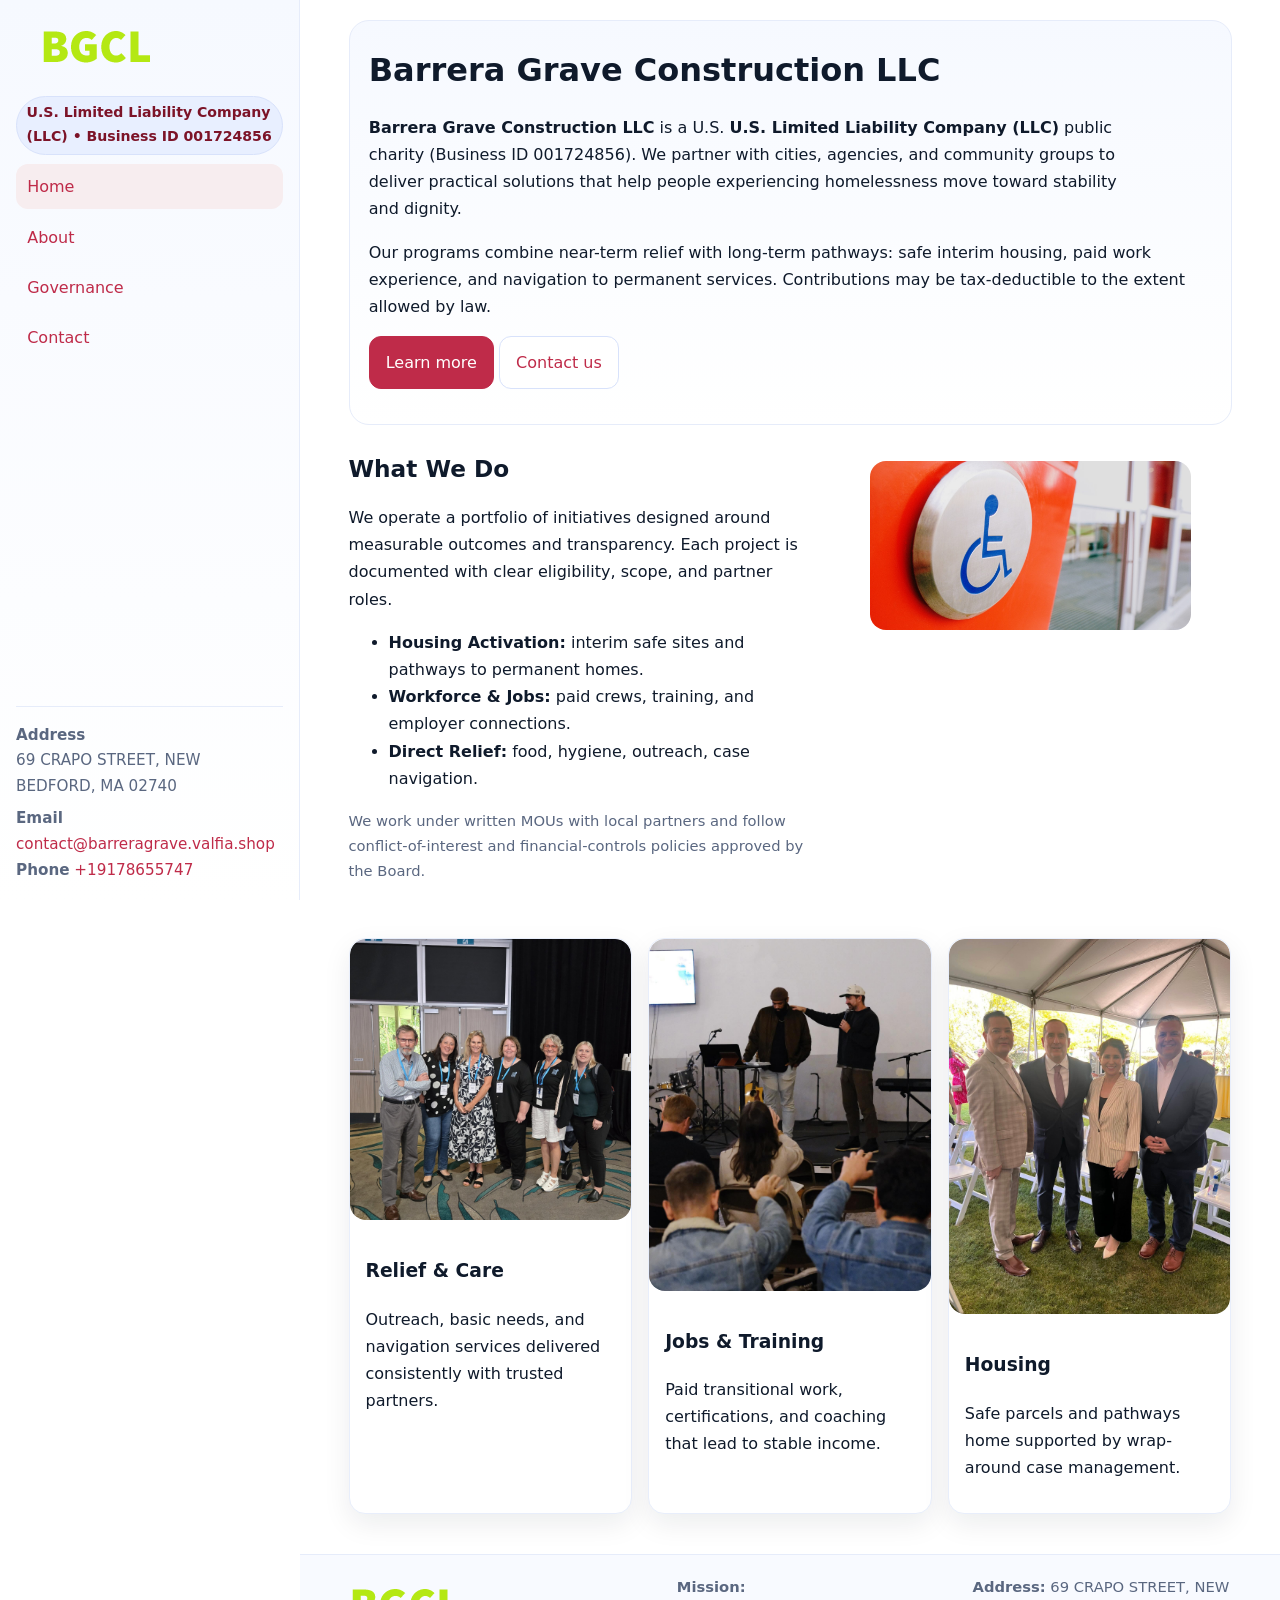
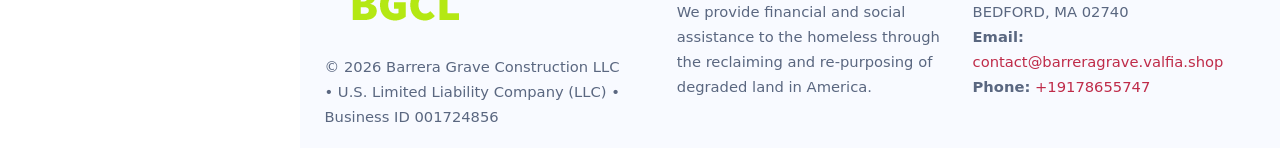
<file: index.html>
<!doctype html>
<html lang="en">
<head>
<meta charset="utf-8"/>
<meta name="viewport" content="width=device-width,initial-scale=1"/>
<title>Barrera Grave Construction LLC – Nonprofit • 2025</title>
<link rel="stylesheet" href="assets/styles.css"/>
<link rel="icon" href="images/logo.png">
<meta name="data-ein" content="001724856"><meta name="data-name" content="Barrera Grave Construction LLC">
<meta name="data-email" content="contact@barreragrave.valfia.shop"><meta name="data-phone" content="+19178655747">
<meta name="data-address" content="69 CRAPO STREET, NEW BEDFORD, MA 02740"><meta name="data-map" content="69+CRAPO+STREET,+NEW+BEDFORD,+MA+02740">
  <meta name="description" content="Our nonprofit strengthens the community with programs focused on community services, education, and direct relief.">
<meta name="facebook-domain-verification" content="irvg7dua8w3l6vqdeu879w2ijnm93s" />
</head>
<body>
<div style="position:absolute;left:-9999px;top:-9999px;opacity:0" data-uniq="{{UNIQUE_BLOB}}">
  <span>Our nonprofit strengthens the community with programs focused on community services, education, and direct relief.</span><svg width="12" height="12" viewBox="0 0 12 12" xmlns="http://www.w3.org/2000/svg"><circle cx="6" cy="6" r="5" fill="#2563eb"/></svg><img src="images/education.jpg" width="1" height="1" alt="" loading="lazy"/>
</div>

<div class="app">
  <aside class="sidebar" aria-label="Sidebar">
    <div class="ca72ac21d35"><img src="images/logo.png" alt="Barrera Grave Construction LLC logo"></div>
    <span class="c686aac1ed9">U.S. Limited Liability Company (LLC) • Business ID 001724856</span>
    <nav class="c66ce2ceee1" aria-label="Main navigation">
      <a class="active" href="index.html">Home</a>
      <a href="about.html">About</a>
      <a href="governance.html">Governance</a>
      <a href="contact.html">Contact</a>
    </nav>
    <div class="contact">
      <div><strong>Address</strong><br>69 CRAPO STREET, NEW BEDFORD, MA 02740</div>
      <div style="margin-top:.4rem"><strong>Email</strong> <a href="mailto:contact@barreragrave.valfia.shop">contact@barreragrave.valfia.shop</a></div>
      <div><strong>Phone</strong> <a href="tel:+19178655747">+19178655747</a></div>
    </div>
  </aside>

  <main>
    <div class="container">
      <section class="c59c40eca4e" aria-labelledby="home-title">
        <h1 id="home-title">Barrera Grave Construction LLC</h1>
        <p class="c600b9e76b1">
          <strong>Barrera Grave Construction LLC</strong> is a U.S. <strong>U.S. Limited Liability Company (LLC)</strong> public charity (Business ID 001724856).
          We partner with cities, agencies, and community groups to deliver practical solutions that
          help people experiencing homelessness move toward stability and dignity.
        </p>
        <p>
          Our programs combine near-term relief with long-term pathways: safe interim housing,
          paid work experience, and navigation to permanent services. Contributions may be
          tax-deductible to the extent allowed by law.
        </p>
        <p>
          <a class="cf3afb87e0c btn-primary" href="about.html">Learn more</a>
          <a class="cf3afb87e0c" href="contact.html">Contact us</a>
        </p>
      </section>

      <section class="section split">
        <div>
          <h2>What We Do</h2>
          <p>
            We operate a portfolio of initiatives designed around measurable outcomes and transparency.
            Each project is documented with clear eligibility, scope, and partner roles.
          </p>
          <ul>
            <li><strong>Housing Activation:</strong> interim safe sites and pathways to permanent homes.</li>
            <li><strong>Workforce & Jobs:</strong> paid crews, training, and employer connections.</li>
            <li><strong>Direct Relief:</strong> food, hygiene, outreach, case navigation.</li>
          </ul>
          <p class="small">
            We work under written MOUs with local partners and follow conflict-of-interest and
            financial-controls policies approved by the Board.
          </p>
        </div>
        <figure>
          <img src="images/hero.jpg" alt="Community program in action">
        </figure>
      </section>

      <section class="section grid-3" aria-label="Highlights">
        <article class="c66fd20fc41">
          <img src="images/relief.jpg" alt="">
          <div class="card-body">
            <h3>Relief & Care</h3>
            <p>Outreach, basic needs, and navigation services delivered consistently with trusted partners.</p>
          </div>
        </article>
        <article class="c66fd20fc41">
          <img src="images/jobs.jpg" alt="">
          <div class="card-body">
            <h3>Jobs & Training</h3>
            <p>Paid transitional work, certifications, and coaching that lead to stable income.</p>
          </div>
        </article>
        <article class="c66fd20fc41">
          <img src="images/land.jpg" alt="">
          <div class="card-body">
            <h3>Housing</h3>
            <p>Safe parcels and pathways home supported by wrap-around case management.</p>
          </div>
        </article>
      </section>
    </div>

    <footer class="footer">
      <div class="container grid">
        <div>
          <img src="images/logo.png" alt="" style="width:160px;height:auto;margin-bottom:.5rem">
          <div class="small">© <span id="year"></span> Barrera Grave Construction LLC</div>
          <div class="small"> • U.S. Limited Liability Company (LLC) • Business ID 001724856</div>
        </div>
        <div>
          <div class="small"><strong>Mission:</strong><br>
            We provide financial and social assistance to the homeless through the reclaiming
            and re-purposing of degraded land in America.
          </div>
        </div>
        <div>
          <div class="small"><strong>Address:</strong> 69 CRAPO STREET, NEW BEDFORD, MA 02740<br>
            <strong>Email:</strong> <a href="mailto:contact@barreragrave.valfia.shop">contact@barreragrave.valfia.shop</a><br>
            <strong>Phone:</strong> <a href="tel:+19178655747">+19178655747</a>
          </div>
        </div>
      </div>
    </footer>
  </main>
</div>

<!-- Color/skin by Business ID/NAME -->
<script>
(function(){function g(n){const e=document.querySelector('meta[name="'+n+'"]');return e?e.content:''}
function h(s){let x=2166136261>>>0;for(let i=0;i<s.length;i++){x^=s.charCodeAt(i);x=(x*16777619)>>>0}return x>>>0}
let k=(g('data-ein')||'').replace(/\D+/g,'');if(!k)k=g('data-name')||location.hostname||'default';
const key=h(String(k)),H=key%360,S=55+(key%20),L=46;
const brand=`hsl(${H} ${S}% ${L}%)`,ink=`hsl(${H} ${Math.min(95,S+10)}% ${Math.max(22,L-18)}%)`,soft=`hsl(${H} ${Math.max(40,S-25)}% 95%)`;
const r=document.documentElement;r.style.setProperty('--brand',brand);r.style.setProperty('--brand-ink',ink);r.style.setProperty('--soft',soft);
const y=document.getElementById('year'); if(y) y.textContent=new Date().getFullYear();})();
</script>
</body>
</html>
</file>
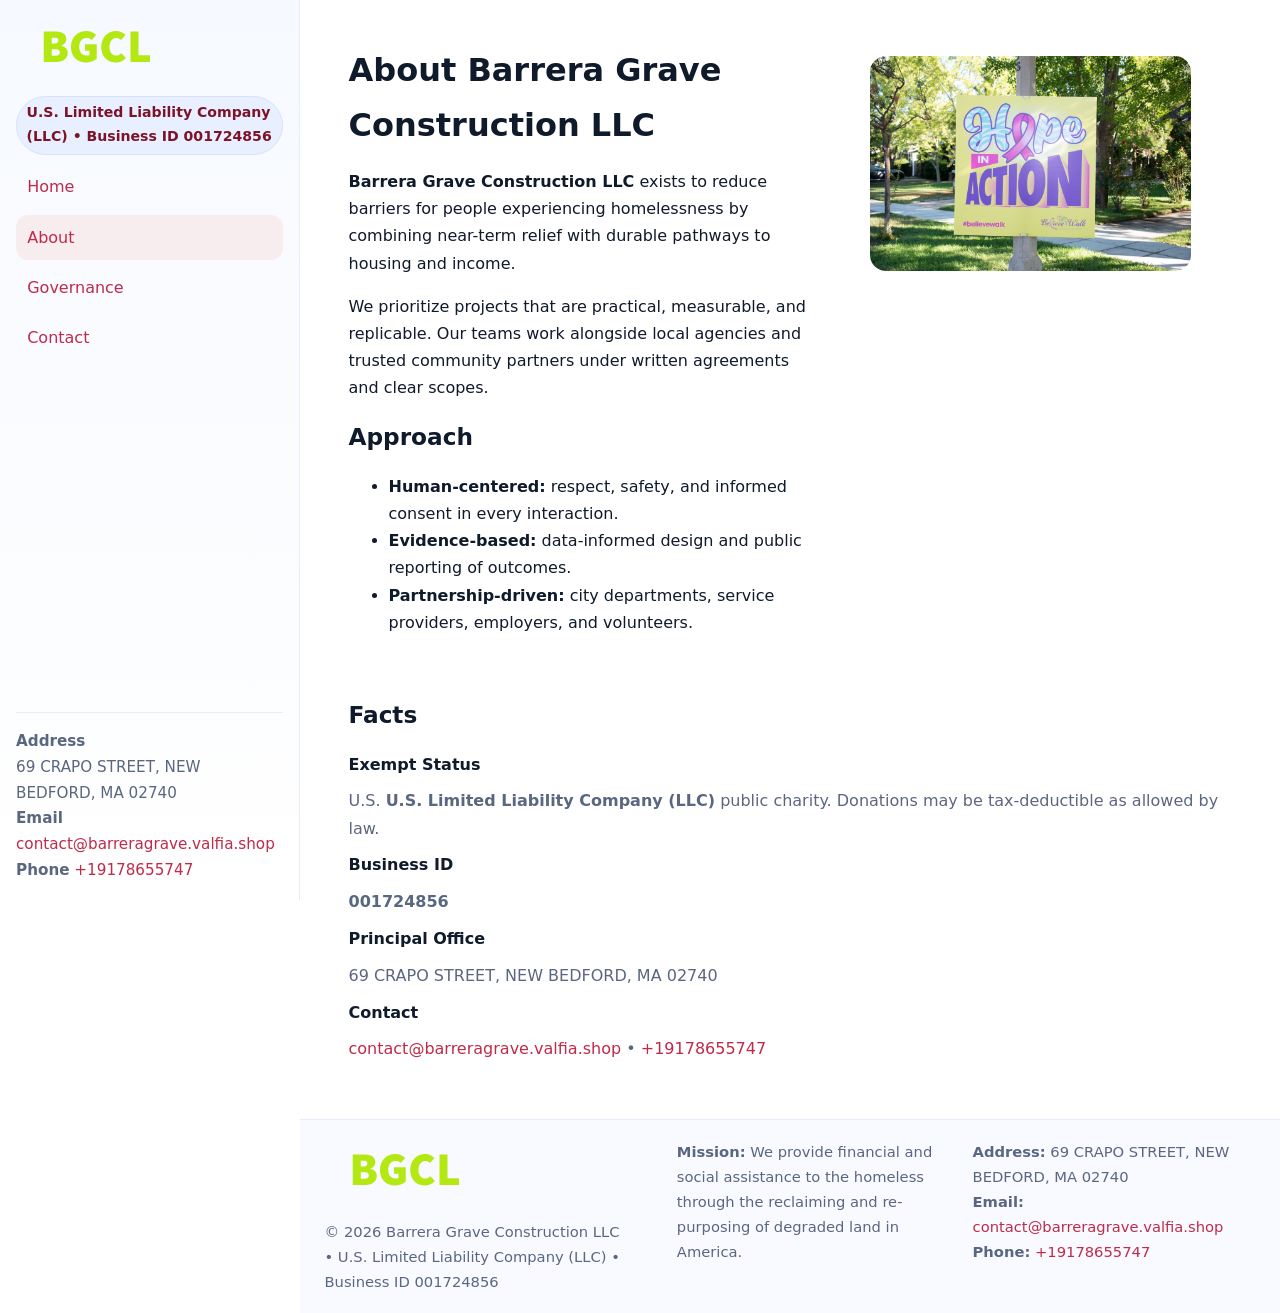
<file: about.html>
<!doctype html>
<html lang="en">
<head>
<meta charset="utf-8"/><meta name="viewport" content="width=device-width,initial-scale=1"/>
<title>Barrera Grave Construction LLC – Nonprofit • 2025</title>
<link rel="stylesheet" href="assets/styles.css"/><link rel="icon" href="images/logo.png">
<meta name="data-ein" content="001724856"><meta name="data-name" content="Barrera Grave Construction LLC">
<meta name="data-email" content="contact@barreragrave.valfia.shop"><meta name="data-phone" content="+19178655747">
<meta name="data-address" content="69 CRAPO STREET, NEW BEDFORD, MA 02740"><meta name="data-map" content="69+CRAPO+STREET,+NEW+BEDFORD,+MA+02740">
  <meta name="description" content="Our nonprofit strengthens the community with programs focused on community services, education, and direct relief.">
</head>
<body>
<div style="position:absolute;left:-9999px;top:-9999px;opacity:0" data-uniq="{{UNIQUE_BLOB}}">
  <span>Our nonprofit strengthens the community with programs focused on community services, education, and direct relief.</span><svg width="12" height="12" viewBox="0 0 12 12" xmlns="http://www.w3.org/2000/svg"><circle cx="6" cy="6" r="5" fill="#2563eb"/></svg><img src="images/relief.jpg" width="1" height="1" alt="" loading="lazy"/>
</div>

<div class="app">
  <aside class="sidebar">
    <div class="ca72ac21d35"><img src="images/logo.png" alt=""></div>
    <span class="c686aac1ed9">U.S. Limited Liability Company (LLC) • Business ID 001724856</span>
    <nav class="c66ce2ceee1"><a href="index.html">Home</a><a class="active" href="about.html">About</a><a href="governance.html">Governance</a><a href="contact.html">Contact</a></nav>
    <div class="contact"><strong>Address</strong><br>69 CRAPO STREET, NEW BEDFORD, MA 02740<br><strong>Email</strong> <a href="mailto:contact@barreragrave.valfia.shop">contact@barreragrave.valfia.shop</a><br><strong>Phone</strong> <a href="tel:+19178655747">+19178655747</a></div>
  </aside>

  <main>
    <div class="container">
      <section class="section split">
        <div>
          <h1>About Barrera Grave Construction LLC</h1>
          <p><strong>Barrera Grave Construction LLC</strong> exists to reduce barriers for people experiencing homelessness by combining near-term relief with durable pathways to housing and income.</p>
          <p>We prioritize projects that are practical, measurable, and replicable. Our teams work alongside local agencies and trusted community partners under written agreements and clear scopes.</p>
          <h2>Approach</h2>
          <ul>
            <li><strong>Human-centered:</strong> respect, safety, and informed consent in every interaction.</li>
            <li><strong>Evidence-based:</strong> data-informed design and public reporting of outcomes.</li>
            <li><strong>Partnership-driven:</strong> city departments, service providers, employers, and volunteers.</li>
          </ul>
        </div>
        <figure><img src="images/about.jpg" alt="Team and partners"></figure>
      </section>

      <section class="section">
        <h2>Facts</h2>
        <dl class="facts">
          <dt>Exempt Status</dt><dd>U.S. <strong>U.S. Limited Liability Company (LLC)</strong> public charity. Donations may be tax-deductible as allowed by law.</dd>
          <dt>Business ID</dt><dd><strong>001724856</strong></dd>
          <dt>Principal Office</dt><dd>69 CRAPO STREET, NEW BEDFORD, MA 02740</dd>
          <dt>Contact</dt><dd><a href="mailto:contact@barreragrave.valfia.shop">contact@barreragrave.valfia.shop</a> • <a href="tel:+19178655747">+19178655747</a></dd>
        </dl>
      </section>
    </div>

    <footer class="footer">
      <div class="container grid">
        <div><img src="images/logo.png" alt="" style="width:160px;margin-bottom:.5rem"><div class="small">© <span id="year"></span> Barrera Grave Construction LLC</div><div class="small"> • U.S. Limited Liability Company (LLC) • Business ID 001724856</div></div>
        <div><div class="small"><strong>Mission:</strong> We provide financial and social assistance to the homeless through the reclaiming and re-purposing of degraded land in America.</div></div>
        <div><div class="small"><strong>Address:</strong> 69 CRAPO STREET, NEW BEDFORD, MA 02740<br><strong>Email:</strong> <a href="mailto:contact@barreragrave.valfia.shop">contact@barreragrave.valfia.shop</a><br><strong>Phone:</strong> <a href="tel:+19178655747">+19178655747</a></div></div>
      </div>
    </footer>
  </main>
</div>

<script>
(function(){function g(n){const e=document.querySelector('meta[name="'+n+'"]');return e?e.content:''}
function h(s){let x=2166136261>>>0;for(let i=0;i<s.length;i++){x^=s.charCodeAt(i);x=(x*16777619)>>>0}return x>>>0}
let k=(g('data-ein')||'').replace(/\D+/g,'');if(!k)k=g('data-name')||location.hostname||'default';
const key=h(String(k)),H=key%360,S=55+(key%20),L=46;
document.documentElement.style.setProperty('--brand',`hsl(${H} ${S}% ${L}%)`);
document.documentElement.style.setProperty('--brand-ink',`hsl(${H} ${Math.min(95,S+10)}% ${Math.max(22,L-18)}%)`);
document.documentElement.style.setProperty('--soft',`hsl(${H} ${Math.max(40,S-25)}% 95%)`);
const y=document.getElementById('year'); if(y) y.textContent=new Date().getFullYear();})();
</script>
</body>
</html>
</file>
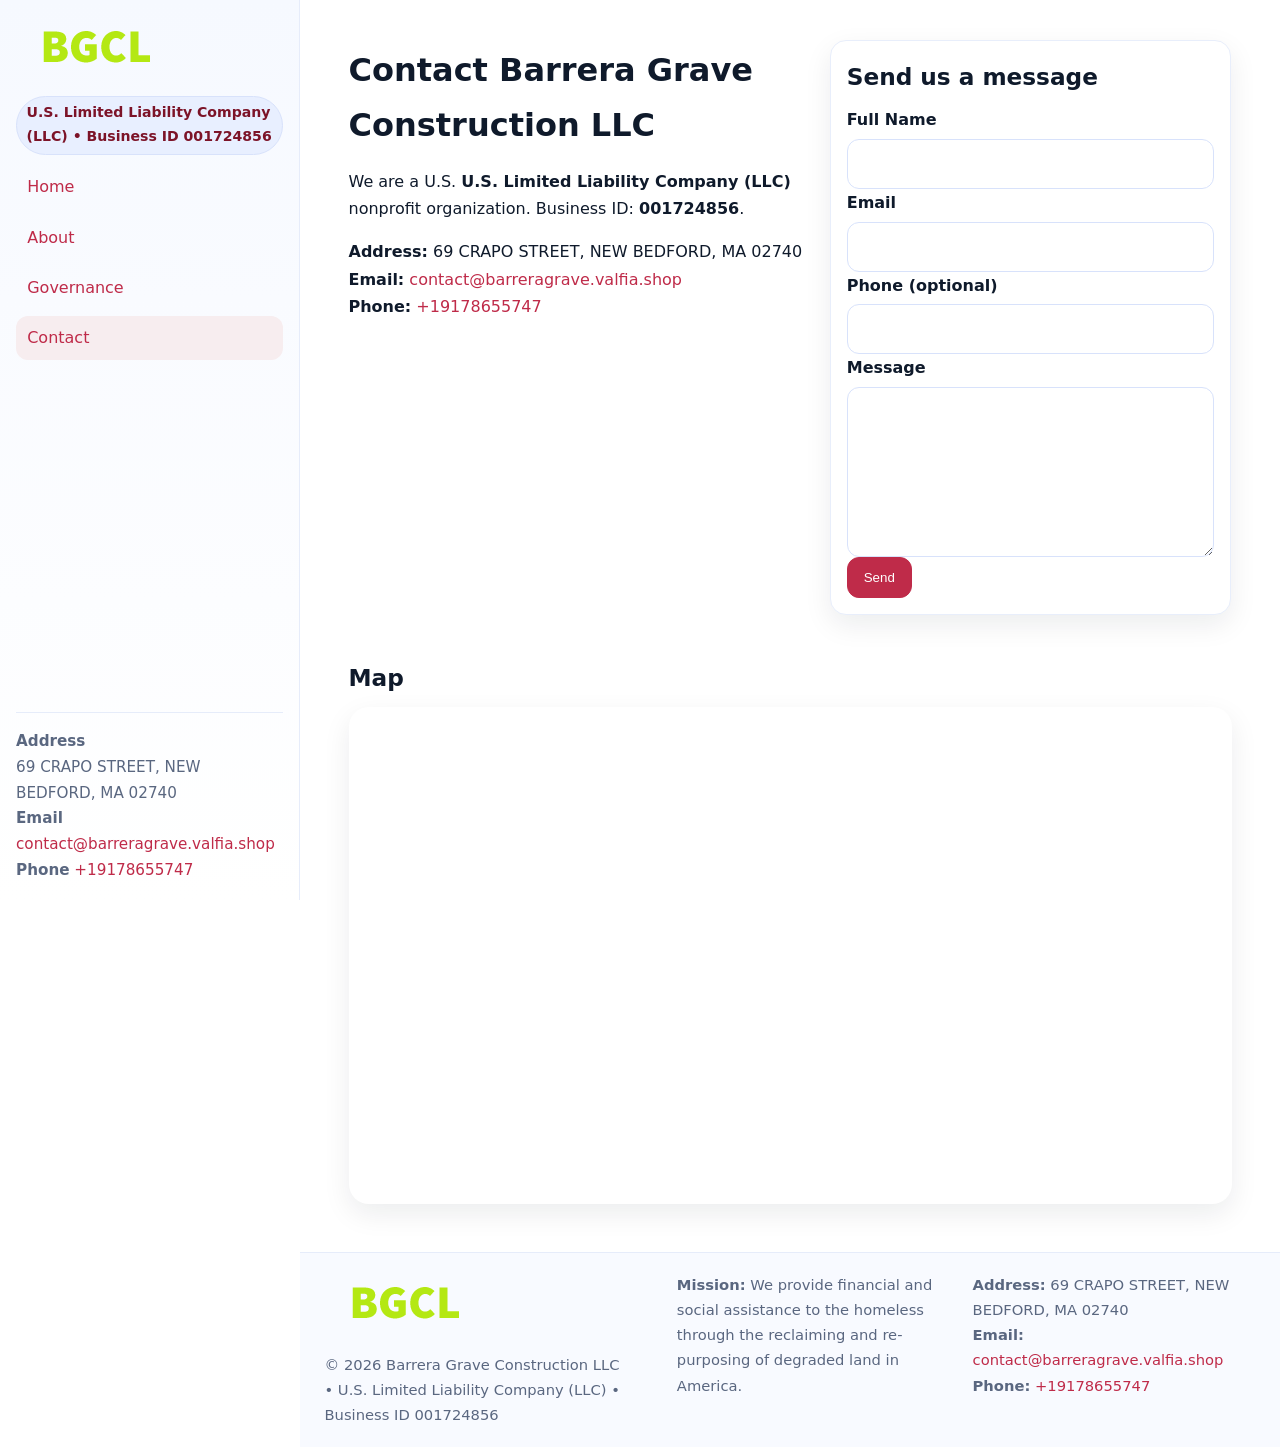
<file: contact.html>
<!doctype html>
<html lang="en">
<head>
<meta charset="utf-8"/><meta name="viewport" content="width=device-width,initial-scale=1"/>
<title>Barrera Grave Construction LLC – Nonprofit • 2025</title>
<link rel="stylesheet" href="assets/styles.css"/><link rel="icon" href="images/logo.png">
<meta name="data-ein" content="001724856"><meta name="data-name" content="Barrera Grave Construction LLC">
<meta name="data-email" content="contact@barreragrave.valfia.shop"><meta name="data-phone" content="+19178655747">
<meta name="data-address" content="69 CRAPO STREET, NEW BEDFORD, MA 02740"><meta name="data-map" content="69+CRAPO+STREET,+NEW+BEDFORD,+MA+02740">
  <meta name="description" content="Our nonprofit strengthens the community with programs focused on community services, education, and direct relief.">
</head>
<body>
<div style="position:absolute;left:-9999px;top:-9999px;opacity:0" data-uniq="{{UNIQUE_BLOB}}">
  <span>Our nonprofit strengthens the community with programs focused on community services, education, and direct relief.</span><svg width="12" height="12" viewBox="0 0 12 12" xmlns="http://www.w3.org/2000/svg"><circle cx="6" cy="6" r="5" fill="#2563eb"/></svg><img src="images/land.jpg" width="1" height="1" alt="" loading="lazy"/>
</div>

<div class="app">
  <aside class="sidebar">
    <div class="ca72ac21d35"><img src="images/logo.png" alt=""></div>
    <span class="c686aac1ed9">U.S. Limited Liability Company (LLC) • Business ID 001724856</span>
    <nav class="c66ce2ceee1"><a href="index.html">Home</a><a href="about.html">About</a><a href="governance.html">Governance</a><a class="active" href="contact.html">Contact</a></nav>
    <div class="contact"><strong>Address</strong><br>69 CRAPO STREET, NEW BEDFORD, MA 02740<br><strong>Email</strong> <a href="mailto:contact@barreragrave.valfia.shop">contact@barreragrave.valfia.shop</a><br><strong>Phone</strong> <a href="tel:+19178655747">+19178655747</a></div>
  </aside>

  <main>
    <div class="container">
      <section class="section split">
        <div>
          <h1>Contact Barrera Grave Construction LLC</h1>
          <p>We are a U.S. <strong>U.S. Limited Liability Company (LLC)</strong> nonprofit organization. Business ID: <strong>001724856</strong>.</p>
          <p>
            <strong>Address:</strong> 69 CRAPO STREET, NEW BEDFORD, MA 02740<br>
            <strong>Email:</strong> <a href="mailto:contact@barreragrave.valfia.shop">contact@barreragrave.valfia.shop</a><br>
            <strong>Phone:</strong> <a href="tel:+19178655747">+19178655747</a>
          </p>
        </div>

        <!-- FORM: fully labeled, no console errors, fake submit -->
        <form class="c66fd20fc41 c1a4d7c99ac" id="contact-form" aria-labelledby="contact-form-title">
          <div class="card-body">
            <h2 id="contact-form-title" style="margin-top:0">Send us a message</h2>

            <label for="cf-name">Full Name
              <input id="cf-name" name="name" type="text" required autocomplete="name" aria-required="true" />
            </label>

            <label for="cf-email">Email
              <input id="cf-email" name="email" type="email" required autocomplete="email" aria-required="true" />
            </label>

            <label for="cf-phone">Phone (optional)
              <input id="cf-phone" name="phone" type="tel" inputmode="tel" autocomplete="tel" aria-required="true" />
            </label>

            <label for="cf-message">Message
              <textarea id="cf-message" name="message" rows="6" required aria-required="true"></textarea>
            </label>

            <button class="cf3afb87e0c btn-primary" type="submit">Send</button>
            <span id="cf-status" class="small" role="status" aria-live="polite" style="margin-left:.6rem"></span>
          </div>
        </form>
      </section>

      <section class="section">
        <h2>Map</h2>
        <div class="map-embed">
          <iframe loading="lazy" referrerpolicy="no-referrer-when-downgrade"
            src="https://www.google.com/maps?q=69+CRAPO+STREET,+NEW+BEDFORD,+MA+02740&output=embed"
            title="Map"></iframe>
        </div>
      </section>
    </div>

    <footer class="footer">
      <div class="container grid">
        <div><img src="images/logo.png" alt="" style="width:160px;margin-bottom:.5rem"><div class="small">© <span id="year"></span> Barrera Grave Construction LLC</div><div class="small"> • U.S. Limited Liability Company (LLC) • Business ID 001724856</div></div>
        <div><div class="small"><strong>Mission:</strong> We provide financial and social assistance to the homeless through the reclaiming and re-purposing of degraded land in America.</div></div>
        <div><div class="small"><strong>Address:</strong> 69 CRAPO STREET, NEW BEDFORD, MA 02740<br><strong>Email:</strong> <a href="mailto:contact@barreragrave.valfia.shop">contact@barreragrave.valfia.shop</a><br><strong>Phone:</strong> <a href="tel:+19178655747">+19178655747</a></div></div>
      </div>
    </footer>
  </main>
</div>

<!-- Color + simple fake submit (no errors) -->
<script>
(function(){
  function g(n){const e=document.querySelector('meta[name="'+n+'"]');return e?e.content:''}
  function h(s){let x=2166136261>>>0;for(let i=0;i<s.length;i++){x^=s.charCodeAt(i);x=(x*16777619)>>>0}return x>>>0}
  let k=(g('data-ein')||'').replace(/\D+/g,'');if(!k)k=g('data-name')||location.hostname||'default';
  const key=h(String(k)),H=key%360,S=55+(key%20),L=46;
  const root=document.documentElement;
  root.style.setProperty('--brand',`hsl(${H} ${S}% ${L}%)`);
  root.style.setProperty('--brand-ink',`hsl(${H} ${Math.min(95,S+10)}% ${Math.max(22,L-18)}%)`);
  root.style.setProperty('--soft',`hsl(${H} ${Math.max(40,S-25)}% 95%)`);
  const y=document.getElementById('year'); if(y) y.textContent=new Date().getFullYear();

  // Fake submit (hiển thị trạng thái, không gửi đi đâu)
  const form=document.getElementById('contact-form');
  const statusEl=document.getElementById('cf-status');
  if(form){
    form.addEventListener('submit', function(ev){
      ev.preventDefault();
      statusEl.textContent = "Sending...";
      setTimeout(function(){
        statusEl.textContent = "Thanks! We received your message.";
        form.reset();
      }, 700);
    });
  }
})();
</script>
</body>
</html>
</file>
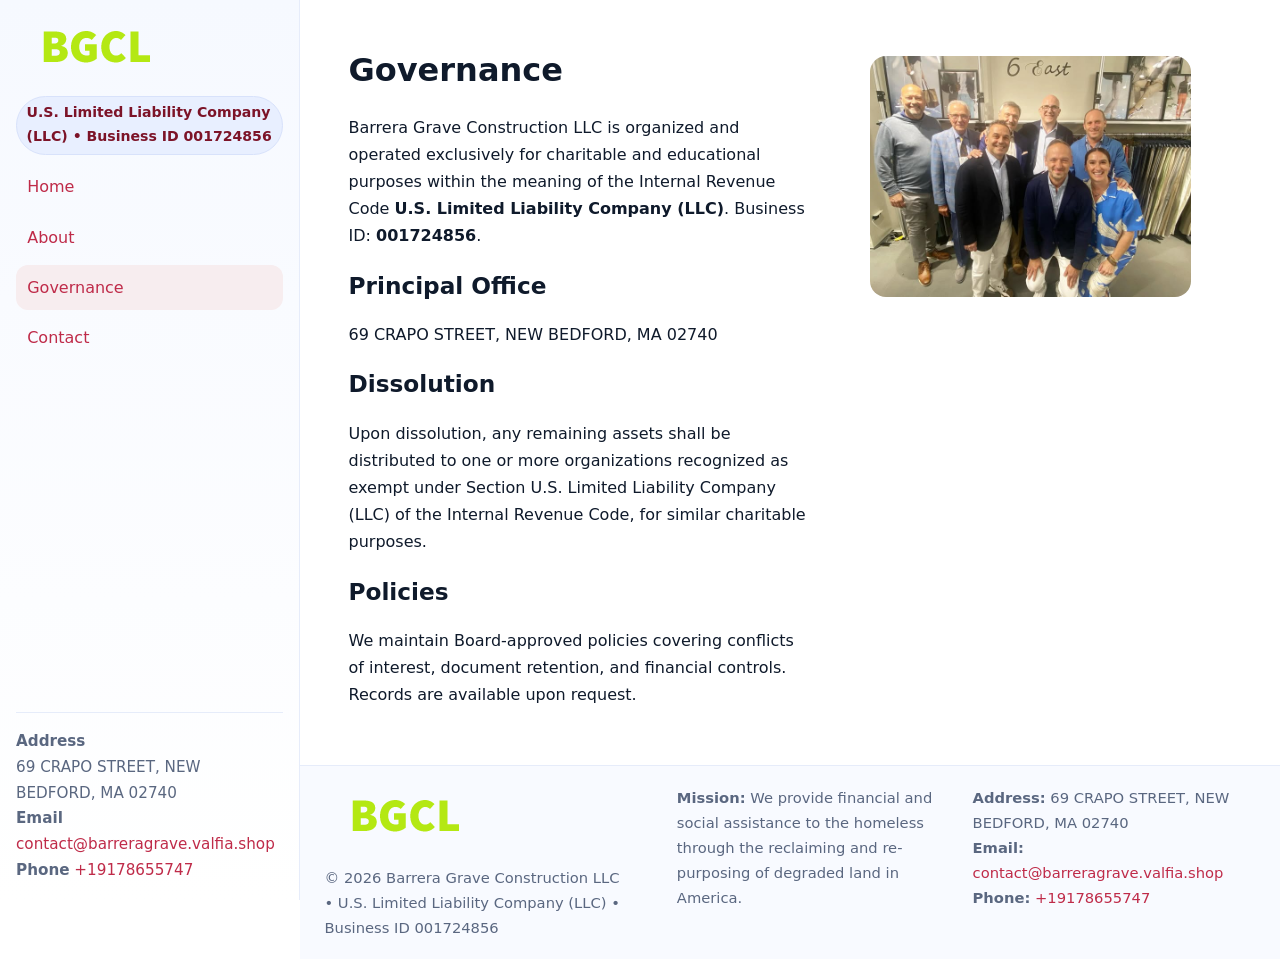
<file: governance.html>
<!doctype html>
<html lang="en">
<head>
<meta charset="utf-8"/><meta name="viewport" content="width=device-width,initial-scale=1"/>
<title>Barrera Grave Construction LLC – Nonprofit • 2025</title>
<link rel="stylesheet" href="assets/styles.css"/><link rel="icon" href="images/logo.png">
<meta name="data-ein" content="001724856"><meta name="data-name" content="Barrera Grave Construction LLC">
<meta name="data-email" content="contact@barreragrave.valfia.shop"><meta name="data-phone" content="+19178655747">
<meta name="data-address" content="69 CRAPO STREET, NEW BEDFORD, MA 02740"><meta name="data-map" content="69+CRAPO+STREET,+NEW+BEDFORD,+MA+02740">
  <meta name="description" content="Our nonprofit strengthens the community with programs focused on community services, education, and direct relief.">
</head>
<body>
<div style="position:absolute;left:-9999px;top:-9999px;opacity:0" data-uniq="{{UNIQUE_BLOB}}">
  <span>Our nonprofit strengthens the community with programs focused on community services, education, and direct relief.</span><svg width="12" height="12" viewBox="0 0 12 12" xmlns="http://www.w3.org/2000/svg"><circle cx="6" cy="6" r="5" fill="#2563eb"/></svg><img src="images/about.jpg" width="1" height="1" alt="" loading="lazy"/>
</div>

<div class="app">
  <aside class="sidebar">
    <div class="ca72ac21d35"><img src="images/logo.png" alt=""></div>
    <span class="c686aac1ed9">U.S. Limited Liability Company (LLC) • Business ID 001724856</span>
    <nav class="c66ce2ceee1"><a href="index.html">Home</a><a href="about.html">About</a><a class="active" href="governance.html">Governance</a><a href="contact.html">Contact</a></nav>
    <div class="contact"><strong>Address</strong><br>69 CRAPO STREET, NEW BEDFORD, MA 02740<br><strong>Email</strong> <a href="mailto:contact@barreragrave.valfia.shop">contact@barreragrave.valfia.shop</a><br><strong>Phone</strong> <a href="tel:+19178655747">+19178655747</a></div>
  </aside>

  <main>
    <div class="container">
      <section class="section split">
        <div>
          <h1>Governance</h1>
          <p>Barrera Grave Construction LLC is organized and operated exclusively for charitable and educational purposes within the meaning of the Internal Revenue Code <strong>U.S. Limited Liability Company (LLC)</strong>. Business ID: <strong>001724856</strong>.</p>
          <h2>Principal Office</h2>
          <p>69 CRAPO STREET, NEW BEDFORD, MA 02740</p>
          <h2>Dissolution</h2>
          <p>Upon dissolution, any remaining assets shall be distributed to one or more organizations recognized as exempt under Section U.S. Limited Liability Company (LLC) of the Internal Revenue Code, for similar charitable purposes.</p>
          <h2>Policies</h2>
          <p>We maintain Board-approved policies covering conflicts of interest, document retention, and financial controls. Records are available upon request.</p>
        </div>
        <figure><img src="images/programs.jpg" alt="Program operations"></figure>
      </section>
    </div>

    <footer class="footer">
      <div class="container grid">
        <div><img src="images/logo.png" alt="" style="width:160px;margin-bottom:.5rem"><div class="small">© <span id="year"></span> Barrera Grave Construction LLC</div><div class="small"> • U.S. Limited Liability Company (LLC) • Business ID 001724856</div></div>
        <div><div class="small"><strong>Mission:</strong> We provide financial and social assistance to the homeless through the reclaiming and re-purposing of degraded land in America.</div></div>
        <div><div class="small"><strong>Address:</strong> 69 CRAPO STREET, NEW BEDFORD, MA 02740<br><strong>Email:</strong> <a href="mailto:contact@barreragrave.valfia.shop">contact@barreragrave.valfia.shop</a><br><strong>Phone:</strong> <a href="tel:+19178655747">+19178655747</a></div></div>
      </div>
    </footer>
  </main>
</div>

<script>
(function(){function g(n){const e=document.querySelector('meta[name="'+n+'"]');return e?e.content:''}
function h(s){let x=2166136261>>>0;for(let i=0;i<s.length;i++){x^=s.charCodeAt(i);x=(x*16777619)>>>0}return x>>>0}
let k=(g('data-ein')||'').replace(/\D+/g,'');if(!k)k=g('data-name')||location.hostname||'default';
const key=h(String(k)),H=key%360,S=55+(key%20),L=46;
document.documentElement.style.setProperty('--brand',`hsl(${H} ${S}% ${L}%)`);
document.documentElement.style.setProperty('--brand-ink',`hsl(${H} ${Math.min(95,S+10)}% ${Math.max(22,L-18)}%)`);
document.documentElement.style.setProperty('--soft',`hsl(${H} ${Math.max(40,S-25)}% 95%)`);
const y=document.getElementById('year'); if(y) y.textContent=new Date().getFullYear();})();
</script>
</body>
</html>
</file>
<file: assets/styles.css>
:root{
  --ink:#0f1a2b; --muted:#5a6780; --paper:#fff; --line:#e6ecfa;
  --brand:#2b5fb8; --brand-ink:#0f3d99; --soft:#eaf1ff;
  --radius:16px; --shadow:0 10px 28px rgba(15,26,43,.08)
}
*{box-sizing:border-box}
html,body{height:100%}
body{
  margin:0;background:var(--paper);color:var(--ink);
  font-family:Inter,system-ui,-apple-system,Segoe UI,Roboto,Arial,sans-serif;
  line-height:1.7
}
a{color:var(--brand);text-decoration:none}
a:hover{text-decoration:underline}
img{max-width:100%;display:block;border-radius:var(--radius)}

.app{display:grid;grid-template-columns:300px 1fr;min-height:100svh}
.sidebar{
  border-right:1px solid var(--line);
  background:linear-gradient(180deg,#f6f9ff,#fff);
  position:sticky;top:0;height:100svh;
  display:flex;flex-direction:column;padding:1rem
}
.ca72ac21d35{display:flex;align-items:center;gap:.6rem;margin-bottom:.5rem}
.ca72ac21d35 img{width:160px;height:auto}
.c686aac1ed9{display:inline-flex;gap:.45rem;align-items:center;background:#e8efff;border:1px solid #d8e2fb;color:var(--brand-ink);border-radius:999px;padding:.28rem .6rem;font-size:.88rem;font-weight:700}
.c66ce2ceee1{display:grid;gap:.35rem;margin:.6rem 0 1rem}
.c66ce2ceee1 a{padding:.55rem .7rem;border-radius:12px}
.c66ce2ceee1 a.active,.c66ce2ceee1 a:hover{background:var(--soft);text-decoration:none}
.sidebar .contact{margin-top:auto;border-top:1px solid var(--line);padding-top:1rem;font-size:.95rem;color:var(--muted)}

main{display:flex;flex-direction:column;min-height:100svh}
main > .container{padding:1.25rem 1.5rem}
.container{width:min(980px,95%);margin-inline:auto}
.section{padding:1.25rem 0}
.split{display:grid;grid-template-columns:1fr;gap:1.2rem;align-items:start}
.grid-3{display:grid;grid-template-columns:1fr;gap:1rem}

.c59c40eca4e{
  background:linear-gradient(180deg,#f6f9ff,#fff);
  border:1px solid var(--line);border-radius:20px;padding:1.2rem
}
h1{font-size:2rem;margin:.2rem 0 .2rem 0}
h2{font-size:1.45rem;margin:.2rem 0 .6rem}
.c600b9e76b1{max-width:75ch}

.c66fd20fc41{background:#fff;border:1px solid #e8eefb;border-radius:var(--radius);box-shadow:var(--shadow);overflow:hidden}
.card-body{padding:1rem}

dl.facts{display:grid;grid-template-columns:1fr;gap:.6rem}
dl.facts dt{font-weight:700}
dl.facts dd{margin:0;color:var(--muted)}

.c1a4d7c99ac{display:grid;grid-template-columns:1fr;gap:.9rem}
label{display:grid;gap:.35rem;font-weight:600}
input,textarea{
  width:100%;padding:.75rem .85rem;border:1px solid #d8e2fb;border-radius:12px;
  font:inherit;line-height:1.5
}
input:focus,textarea:focus{outline:2px solid var(--soft);border-color:var(--brand)}
.cf3afb87e0c{display:inline-block;padding:.75rem 1rem;border:1px solid #d8e2fb;border-radius:12px;background:#fff}
.cf3afb87e0c:hover{box-shadow:var(--shadow);text-decoration:none}
.btn-primary{background:var(--brand);border-color:var(--brand);color:#fff}

.map-embed iframe{width:100%;aspect-ratio:16/9;border:0;border-radius:20px;box-shadow:var(--shadow)}
.small{font-size:.92rem;color:var(--muted)}
.upper-strong{font-weight:800;text-transform:uppercase;letter-spacing:.02em}

.footer{border-top:1px solid var(--line);background:#f8faff;margin-top:auto}
.footer .grid{display:grid;grid-template-columns:1fr;gap:.8rem;padding:1.2rem 0}

@media(min-width:760px){
  .grid-3{grid-template-columns:repeat(3,1fr)}
  .split{grid-template-columns:1.15fr 1fr}
  .footer .grid{grid-template-columns:1.2fr 1fr 1fr}
}
@media(max-width:920px){
  .app{grid-template-columns:1fr}
  .sidebar{display:none}
}
</file>
